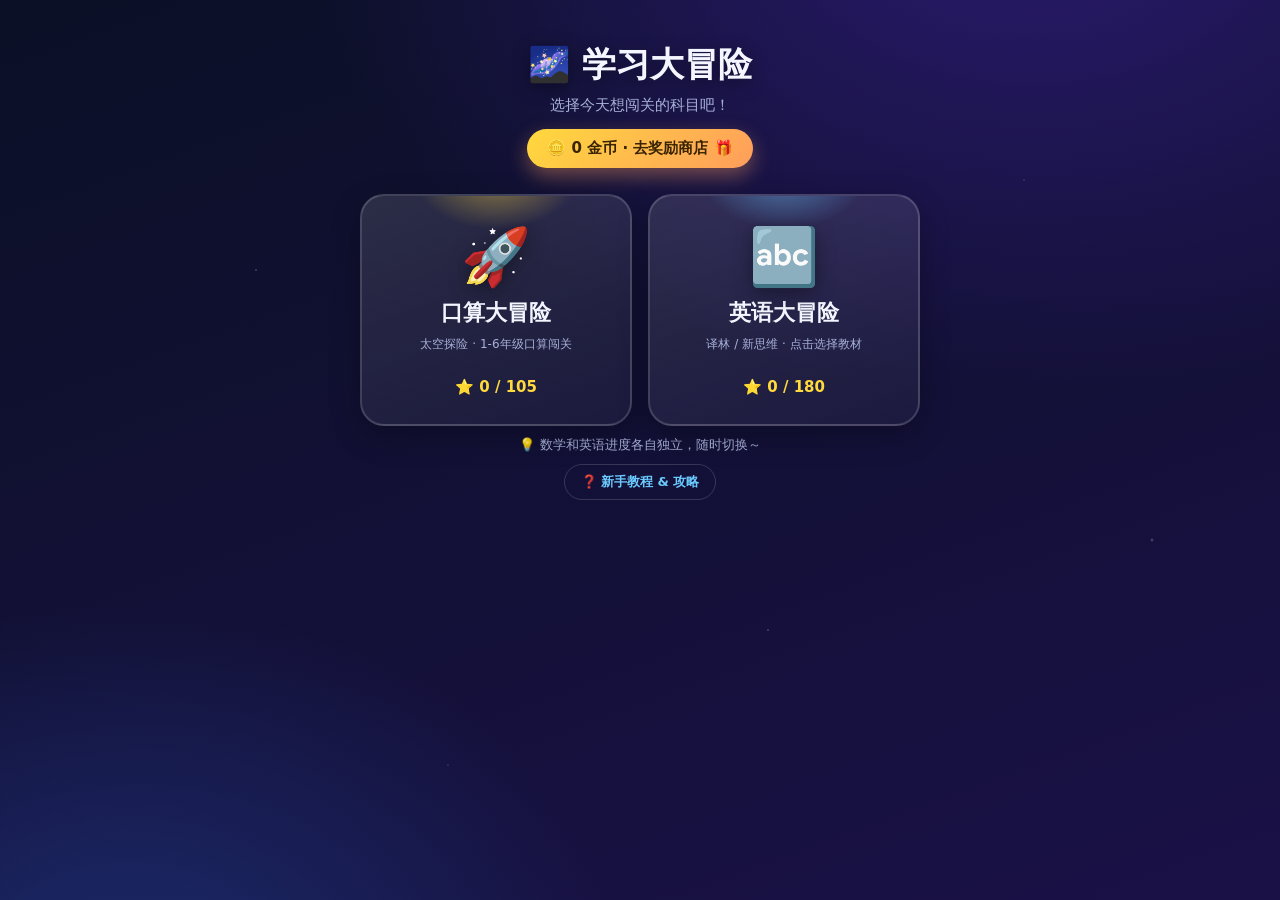
<file: index.html>
<!DOCTYPE html>
<html lang="zh-CN">
<head>
  <meta charset="UTF-8">
  <meta name="viewport" content="width=device-width, initial-scale=1.0, maximum-scale=1.0, user-scalable=no, viewport-fit=cover">
  <meta name="theme-color" content="#0b1026">
  <meta name="format-detection" content="telephone=no">
  <!-- iOS 全屏/状态栏 -->
  <meta name="apple-mobile-web-app-capable" content="yes">
  <meta name="mobile-web-app-capable" content="yes">
  <meta name="apple-mobile-web-app-status-bar-style" content="black-translucent">
  <meta name="apple-mobile-web-app-title" content="口算大冒险">
  <title>🚀 口算太空大冒险</title>
  <link rel="manifest" href="manifest.webmanifest">
  <link rel="stylesheet" href="css/style.css?v=8">
  <link rel="icon" href="data:image/svg+xml,<svg xmlns='http://www.w3.org/2000/svg' viewBox='0 0 100 100'><text y='.9em' font-size='90'>🚀</text></svg>">
  <link rel="apple-touch-icon" href="data:image/svg+xml,<svg xmlns='http://www.w3.org/2000/svg' viewBox='0 0 100 100'><rect width='100' height='100' rx='22' fill='%230b1026'/><text y='.9em' x='6' font-size='78'>🚀</text></svg>">
</head>
<body>
  <div id="app"></div>

  <script src="js/questions.js?v=8"></script>
  <script src="js/levels.js?v=8"></script>
  <script src="js/english.js?v=8"></script>
  <script src="js/subjects.js?v=8"></script>
  <script src="js/storage.js?v=8"></script>
  <script src="js/sound.js?v=8"></script>
  <script src="js/game.js?v=8"></script>
  <script>
    window.addEventListener('DOMContentLoaded', function () {
      window.Game.init();
    });
    // ==== 一次性自愈：清掉旧版 Service Worker + 缓存，跳出卡死的旧代码 ====
    // 旧版用“缓存优先”会把老代码钉死在手机上，这里强制注销+清缓存+刷新一次。
    (function () {
      if (location.protocol.indexOf('http') !== 0) return;
      var HEAL_KEY = 'sw_heal_v3';
      try {
        if ('serviceWorker' in navigator && !localStorage.getItem(HEAL_KEY)) {
          localStorage.setItem(HEAL_KEY, '1');
          var jobs = [];
          jobs.push(navigator.serviceWorker.getRegistrations().then(function (rs) {
            return Promise.all(rs.map(function (r) { return r.unregister(); }));
          }).catch(function () {}));
          if (window.caches && caches.keys) {
            jobs.push(caches.keys().then(function (ks) {
              return Promise.all(ks.map(function (k) { return caches.delete(k); }));
            }).catch(function () {}));
          }
          Promise.all(jobs).then(function () { location.reload(true); });
          return; // 本次不再注册，等刷新后干净地重来
        }
      } catch (e) { /* localStorage 不可用则忽略 */ }

      // 正常注册（自愈完成后）
      if ('serviceWorker' in navigator) {
        window.addEventListener('load', function () {
          navigator.serviceWorker.register('sw.js').then(function (reg) { reg.update(); }).catch(function () {});
        });
      }
    })();
  </script>
</body>
</html>
</file>
<file: css/style.css>
/* ===== 口算太空大冒险 · 太空主题 ===== */
* { margin: 0; padding: 0; box-sizing: border-box; -webkit-tap-highlight-color: transparent; }

:root {
  --bg1: #0b1026;
  --bg2: #1a1147;
  --accent: #ffd93d;
  --accent2: #6bcbff;
  --ok: #4ade80;
  --no: #ff6b6b;
  --card: rgba(255, 255, 255, 0.08);
  --card-border: rgba(255, 255, 255, 0.16);
  --text: #f4f6ff;
  --muted: #a8b0d8;
  --safe-t: env(safe-area-inset-top, 0px);
  --safe-b: env(safe-area-inset-bottom, 0px);
  --safe-l: env(safe-area-inset-left, 0px);
  --safe-r: env(safe-area-inset-right, 0px);
}

html, body { height: 100%; }
body {
  font-family: "PingFang SC", "Microsoft YaHei", "Segoe UI", system-ui, sans-serif;
  color: var(--text);
  background:
    radial-gradient(1200px 800px at 80% -10%, #2a1a6e 0%, transparent 60%),
    radial-gradient(900px 700px at 10% 110%, #1b2b6b 0%, transparent 55%),
    linear-gradient(160deg, var(--bg1), var(--bg2));
  background-attachment: fixed;
  min-height: 100%;
  overflow-x: hidden;
  user-select: none;
  -webkit-user-select: none;
  -webkit-touch-callout: none;      /* 禁止长按弹出菜单/选中 */
  -webkit-text-size-adjust: 100%;   /* 禁止横竖屏文字缩放 */
  text-size-adjust: 100%;
  touch-action: manipulation;       /* 禁止双击缩放，点击更跟手 */
  overscroll-behavior-y: contain;   /* 禁止下拉刷新/橡皮筋回弹 */
}

/* 星空背景 */
body::before {
  content: "";
  position: fixed; inset: 0;
  background-image:
    radial-gradient(1.5px 1.5px at 20% 30%, #fff, transparent),
    radial-gradient(1.5px 1.5px at 60% 70%, #fff, transparent),
    radial-gradient(1px 1px at 80% 20%, #fff, transparent),
    radial-gradient(1px 1px at 35% 85%, #fff, transparent),
    radial-gradient(2px 2px at 90% 60%, #ffe, transparent),
    radial-gradient(1px 1px at 45% 50%, #fff, transparent);
  background-size: 100% 100%;
  opacity: 0.5;
  animation: twinkle 4s ease-in-out infinite alternate;
  pointer-events: none;
  z-index: 0;
}
@keyframes twinkle { from { opacity: 0.3; } to { opacity: 0.7; } }

#app { position: relative; z-index: 1; max-width: 720px; margin: 0 auto; padding-bottom: calc(40px + var(--safe-b)); }

/* ===== 顶栏 ===== */
.topbar {
  position: sticky; top: 0; z-index: 20;
  display: flex; align-items: center; justify-content: space-between;
  gap: 10px;
  padding: calc(14px + var(--safe-t)) calc(16px + var(--safe-r)) 14px calc(16px + var(--safe-l));
  background: rgba(11, 16, 38, 0.75);
  -webkit-backdrop-filter: blur(10px);
  backdrop-filter: blur(10px);
  border-bottom: 1px solid var(--card-border);
}
.brand { font-size: 20px; font-weight: 800; letter-spacing: 0.5px; }
.topbar-right { display: flex; align-items: center; gap: 8px; }
.star-count {
  background: linear-gradient(135deg, #ffd93d, #ff9d5c);
  color: #3a2400; font-weight: 800; padding: 6px 12px; border-radius: 999px;
  font-size: 14px; white-space: nowrap;
}
.icon-btn {
  width: 40px; height: 40px; border-radius: 12px; border: 1px solid var(--card-border);
  background: var(--card); color: var(--text); font-size: 18px; cursor: pointer;
  transition: transform .1s, background .2s;
}
.icon-btn:hover { background: rgba(255,255,255,0.16); }
.icon-btn:active { transform: scale(0.9); }

/* ===== 地图 ===== */
.map { padding: 18px 16px; display: flex; flex-direction: column; gap: 22px; }
.world {
  background: var(--card);
  border: 1px solid var(--card-border);
  border-radius: 22px; padding: 18px;
  position: relative; overflow: hidden;
}
.world::before {
  content: ""; position: absolute; inset: 0;
  background: radial-gradient(400px 120px at 100% 0, var(--wc), transparent 70%);
  opacity: 0.18; pointer-events: none;
}
.world-head { display: flex; align-items: center; gap: 14px; margin-bottom: 16px; }
.world-emoji { font-size: 40px; filter: drop-shadow(0 4px 8px rgba(0,0,0,0.4)); }
.world-head h2 { font-size: 20px; }
.world-head p { color: var(--muted); font-size: 13px; margin-top: 2px; }

.nodes { display: grid; grid-template-columns: repeat(auto-fill, minmax(140px, 1fr)); gap: 12px; }
.node {
  display: flex; flex-direction: column; align-items: center; gap: 6px;
  padding: 16px 10px; border-radius: 18px; cursor: pointer;
  background: linear-gradient(160deg, rgba(255,255,255,0.12), rgba(255,255,255,0.04));
  border: 1px solid var(--card-border); color: var(--text);
  transition: transform .12s, box-shadow .2s, border-color .2s;
}
.node:hover:not(.locked) {
  transform: translateY(-4px) scale(1.03);
  box-shadow: 0 10px 24px rgba(0,0,0,0.35);
  border-color: var(--accent);
}
.node:active:not(.locked) { transform: scale(0.97); }
.node.locked { opacity: 0.45; cursor: not-allowed; filter: grayscale(0.6); }
.node.perfect { border-color: var(--accent); box-shadow: 0 0 18px rgba(255,217,61,0.35); }
.node-emoji { font-size: 32px; }
.node-name { font-size: 13px; font-weight: 600; text-align: center; }
.node-stars { display: flex; gap: 2px; }
.star { color: rgba(255,255,255,0.25); font-size: 15px; }
.star.on { color: var(--accent); text-shadow: 0 0 8px rgba(255,217,61,0.7); }
.lock { font-size: 15px; }

.tip { text-align: center; color: var(--muted); font-size: 13px; padding: 10px 16px; }

/* ===== 通用屏幕 / 卡片 ===== */
.screen { min-height: 88vh; display: flex; align-items: center; justify-content: center; padding: 20px; }
.center { text-align: center; }
.intro-card, .result-card {
  background: var(--card); border: 1px solid var(--card-border);
  border-radius: 26px; padding: 30px 26px; max-width: 460px; width: 100%;
  box-shadow: 0 20px 60px rgba(0,0,0,0.45);
}
.intro-emoji { font-size: 72px; margin-bottom: 6px; animation: float 3s ease-in-out infinite; }
@keyframes float { 0%,100% { transform: translateY(0); } 50% { transform: translateY(-10px); } }
.intro-card h1 { font-size: 26px; margin-bottom: 6px; }
.intro-sub { color: var(--muted); margin-bottom: 14px; }
.intro-stars { margin-bottom: 14px; font-size: 15px; }
.intro-stars .star { font-size: 22px; }
.best { color: var(--accent); font-weight: 700; margin-left: 6px; }

/* 倒计时选择器 */
.time-picker { margin-bottom: 16px; }
.time-label { font-size: 14px; color: var(--muted); margin-bottom: 10px; font-weight: 600; }
.time-opts { display: flex; flex-wrap: wrap; gap: 8px; justify-content: center; }
.time-opt {
  display: flex; flex-direction: column; align-items: center; gap: 2px;
  min-width: 62px; padding: 8px 10px; border-radius: 14px; cursor: pointer;
  background: rgba(255,255,255,0.08); border: 2px solid var(--card-border); color: var(--text);
  font-size: 13px; font-weight: 700; font-family: inherit; transition: transform .1s, border-color .2s, background .2s;
}
.time-opt .time-emoji { font-size: 20px; }
.time-opt:hover { background: rgba(255,255,255,0.16); }
.time-opt:active { transform: scale(0.94); }
.time-opt.active {
  border-color: var(--accent); background: rgba(255,217,61,0.18);
  box-shadow: 0 0 14px rgba(255,217,61,0.3);
}

.intro-rules {
  background: rgba(255,255,255,0.06); border-radius: 14px; padding: 12px;
  font-size: 13px; color: var(--muted); margin-bottom: 20px; line-height: 1.6;
}
.intro-rules b { color: var(--accent); }
.intro-btns { display: flex; flex-direction: column; gap: 10px; }

/* ===== 按钮 ===== */
.btn {
  border: 1px solid var(--card-border); background: rgba(255,255,255,0.1);
  color: var(--text); font-size: 16px; font-weight: 700; padding: 14px 20px;
  border-radius: 16px; cursor: pointer; transition: transform .1s, background .2s, box-shadow .2s;
  font-family: inherit;
}
.btn:hover { background: rgba(255,255,255,0.18); }
.btn:active { transform: scale(0.96); }
.btn.big { font-size: 18px; padding: 16px; }
.btn.primary {
  background: linear-gradient(135deg, #ffd93d, #ff9d5c); color: #3a2400; border: none;
  box-shadow: 0 8px 20px rgba(255,157,92,0.4);
}
.btn.primary:hover { box-shadow: 0 10px 26px rgba(255,157,92,0.55); }
.btn.ghost { background: transparent; }
.btn.danger { background: rgba(255,107,107,0.18); border-color: rgba(255,107,107,0.4); color: #ffb4b4; }
.btn:disabled { opacity: 0.4; cursor: not-allowed; }
.menu-list { display: flex; flex-direction: column; gap: 10px; margin: 18px 0; }
.version { color: var(--muted); font-size: 12px; margin-top: 16px; }

/* ===== 答题区 ===== */
.quiz { padding: 16px calc(16px + var(--safe-r)) calc(16px + var(--safe-b)) calc(16px + var(--safe-l)); max-width: 520px; margin: 0 auto; }
.quiz-top { display: flex; align-items: center; gap: 12px; padding: 6px 0 14px; }
.pbar { flex: 1; height: 12px; background: rgba(255,255,255,0.12); border-radius: 999px; overflow: hidden; }
.pbar-fill { height: 100%; background: linear-gradient(90deg, #6bcbff, #4ade80); border-radius: 999px; transition: width .3s; }
.qcount { font-weight: 700; color: var(--muted); font-size: 14px; min-width: 46px; text-align: right; }

.combo-area { height: 40px; display: flex; align-items: center; justify-content: center; }

/* 环形倒计时 */
.timer { position: relative; width: 66px; height: 66px; margin: 0 auto 4px; }
.timer-ring { width: 100%; height: 100%; transform: rotate(-90deg); }
.timer-track { fill: none; stroke: rgba(255,255,255,0.12); stroke-width: 4; }
.timer-arc {
  fill: none; stroke: var(--accent2); stroke-width: 4; stroke-linecap: round;
  transition: stroke-dashoffset .1s linear, stroke .3s;
}
.timer-num {
  position: absolute; inset: 0; display: flex; align-items: center; justify-content: center;
  font-size: 24px; font-weight: 800; color: var(--text);
}
.timer.danger .timer-arc { stroke: var(--no); }
.timer.danger .timer-num { color: var(--no); animation: timerPulse .5s ease-in-out infinite; }
@keyframes timerPulse { 0%,100% { transform: scale(1); } 50% { transform: scale(1.25); } }

.mode-tag {
  display: inline-block; background: rgba(107,203,255,0.16); border: 1px solid rgba(107,203,255,0.35);
  color: var(--accent2); font-size: 13px; font-weight: 700; padding: 5px 14px; border-radius: 999px; margin-bottom: 14px;
}
.timeout-note {
  background: rgba(255,157,92,0.14); border: 1px solid rgba(255,157,92,0.3); color: #ffca9c;
  font-size: 13px; padding: 10px; border-radius: 12px; margin-bottom: 14px;
}
.combo-badge {
  background: linear-gradient(135deg, #ff6bcb, #ff9d5c); color: #fff;
  font-weight: 800; padding: 6px 16px; border-radius: 999px; font-size: 16px;
  box-shadow: 0 4px 16px rgba(255,107,203,0.5);
}

.question {
  font-size: 44px; font-weight: 800; text-align: center; padding: 20px 10px 24px;
  letter-spacing: 2px; text-shadow: 0 4px 16px rgba(0,0,0,0.4);
}

/* 选择题 */
.choices { display: grid; grid-template-columns: 1fr 1fr; gap: 12px; }
.choice {
  display: flex; align-items: center; gap: 10px; justify-content: center;
  padding: 20px; font-size: 24px; font-weight: 800; border-radius: 18px;
  background: rgba(255,255,255,0.1); border: 2px solid var(--card-border); color: var(--text);
  cursor: pointer; transition: transform .1s, background .2s, border-color .2s;
  font-family: inherit;
}
.choice:hover:not(:disabled) { background: rgba(255,255,255,0.18); border-color: var(--accent2); }
.choice:active:not(:disabled) { transform: scale(0.96); }
.choice-key {
  width: 30px; height: 30px; border-radius: 8px; background: rgba(255,255,255,0.15);
  font-size: 15px; display: inline-flex; align-items: center; justify-content: center; color: var(--muted);
}

/* keypad */
.answer-box { max-width: 340px; margin: 0 auto; }
.answer-display {
  min-height: 70px; border-radius: 18px; background: rgba(0,0,0,0.25);
  border: 2px solid var(--card-border); display: flex; align-items: center; justify-content: center;
  font-size: 40px; font-weight: 800; margin-bottom: 14px; letter-spacing: 2px;
}
.answer-display .placeholder { color: rgba(255,255,255,0.3); }
.keypad { display: grid; grid-template-columns: repeat(3, 1fr); gap: 10px; margin-bottom: 14px; }
.key {
  padding: 18px 0; font-size: 24px; font-weight: 800; border-radius: 16px;
  background: rgba(255,255,255,0.1); border: 1px solid var(--card-border); color: var(--text);
  cursor: pointer; transition: transform .08s, background .15s; font-family: inherit;
}
.key:hover:not(:disabled) { background: rgba(255,255,255,0.2); }
.key:active:not(:disabled) { transform: scale(0.92); background: var(--accent2); }
.key.back { background: rgba(255,107,107,0.18); }
.key.ghostkey { visibility: hidden; }

/* 反馈 */
.feedback { min-height: 60px; display: flex; align-items: center; justify-content: center; margin-top: 8px; }
.fb { font-size: 20px; font-weight: 800; padding: 10px 20px; border-radius: 14px; }
.fb.ok { color: var(--ok); background: rgba(74,222,128,0.14); }
.fb.no { color: #ffb4b4; background: rgba(255,107,107,0.14); }
.fb .bonus { color: var(--accent); }
.correct-flash { animation: flashOk .5s; border-color: var(--ok) !important; }
.wrong-flash { animation: flashNo .5s; border-color: var(--no) !important; }
@keyframes flashOk { 0% { background: rgba(74,222,128,0.5); } 100% {} }
@keyframes flashNo { 0% { background: rgba(255,107,107,0.5); } 100% {} }

/* ===== 结算 ===== */
.result-stars { font-size: 0; margin-bottom: 10px; height: 76px; }
.bigstar {
  font-size: 64px; color: rgba(255,255,255,0.2); margin: 0 2px; display: inline-block;
  transform: scale(0) rotate(-40deg); font-style: normal;
}
.bigstar.on.drop { color: var(--accent); text-shadow: 0 0 24px rgba(255,217,61,0.8); animation: starDrop .5s cubic-bezier(.34,1.56,.64,1) forwards; }
@keyframes starDrop { 0% { transform: scale(0) rotate(-40deg); } 60% { transform: scale(1.3) rotate(8deg); } 100% { transform: scale(1) rotate(0); } }
.result-card h1 { font-size: 28px; margin-bottom: 16px; }
.result-stats { display: grid; grid-template-columns: repeat(4, 1fr); gap: 10px; margin-bottom: 16px; }
.result-stats div { background: rgba(255,255,255,0.07); border-radius: 14px; padding: 12px 4px; font-size: 12px; color: var(--muted); }
.result-stats span { display: block; font-size: 22px; font-weight: 800; color: var(--text); margin-bottom: 2px; }
.fast-medal { background: linear-gradient(135deg,#6bcbff,#4ade80); color:#04321f; font-weight:800; padding:10px; border-radius:14px; margin-bottom:14px; }
.earned-badges { display: flex; flex-wrap: wrap; gap: 8px; justify-content: center; margin-bottom: 14px; }
.earned { background: linear-gradient(135deg,#ffd93d,#ff9d5c); color:#3a2400; font-weight:800; padding:8px 14px; border-radius:999px; font-size:14px; }
.wrong-review { text-align: left; background: rgba(255,255,255,0.06); border-radius: 14px; padding: 4px 14px; margin-bottom: 16px; }
.wrong-review summary { cursor: pointer; padding: 10px 0; font-weight: 700; color: #ffb4b4; }
.wrong-row { padding: 6px 0; border-top: 1px solid var(--card-border); font-size: 15px; }
.wrong-row b { color: var(--ok); }
.all-correct { color: var(--ok); font-weight: 700; margin-bottom: 16px; }

/* ===== 徽章墙 ===== */
.badge-wall { display: grid; grid-template-columns: repeat(auto-fill, minmax(100px,1fr)); gap: 14px; padding: 20px 16px; }
.badge-card {
  background: var(--card); border: 1px solid var(--card-border); border-radius: 18px;
  padding: 18px 8px; text-align: center; opacity: 0.55; filter: grayscale(0.7);
  transition: transform .2s;
}
.badge-card.owned { opacity: 1; filter: none; border-color: var(--accent); box-shadow: 0 0 16px rgba(255,217,61,0.25); }
.badge-card.owned:hover { transform: translateY(-4px) scale(1.05); }
.badge-emoji { font-size: 40px; margin-bottom: 8px; }
.badge-name { font-size: 13px; font-weight: 700; }
.weak-tip { margin: 0 16px 14px; background: rgba(107,203,255,0.14); border:1px solid rgba(107,203,255,0.3); border-radius:14px; padding:14px; font-size:14px; line-height:1.6; }
.weak-tip b { color: var(--accent2); }
.stat-summary { text-align: center; color: var(--muted); padding: 0 16px 20px; }
.stat-summary b { color: var(--accent); font-size: 18px; }

/* ===== 特效层 ===== */
.fx-layer { position: fixed; inset: 0; pointer-events: none; z-index: 50; overflow: hidden; }
.fx-star { position: absolute; font-size: 28px; animation: flyStar .9s ease-out forwards; }
@keyframes flyStar {
  0% { transform: translate(0,0) scale(0.5); opacity: 1; }
  100% { transform: translate(var(--dx), var(--dy)) scale(1.4) rotate(40deg); opacity: 0; }
}
.confetti {
  position: absolute; top: -20px; width: 10px; height: 14px; border-radius: 2px;
  animation: fall 2s linear forwards;
}
@keyframes fall {
  0% { transform: translateY(-20px) rotate(0); opacity: 1; }
  100% { transform: translateY(105vh) rotate(var(--rot)); opacity: 0.4; }
}
.badge-toast {
  position: fixed; top: 76px; left: 50%; transform: translateX(-50%);
  background: linear-gradient(135deg,#ffd93d,#ff9d5c); color:#3a2400; font-weight:800;
  padding: 12px 22px; border-radius: 999px; z-index: 60; box-shadow: 0 8px 24px rgba(0,0,0,0.4);
  transition: opacity .5s, transform .5s;
}
.badge-toast.out { opacity: 0; transform: translateX(-50%) translateY(-20px); }

/* ===== 通用动画 ===== */
.pop { animation: pop .35s cubic-bezier(.34,1.56,.64,1); }
@keyframes pop { 0% { transform: scale(0.7); opacity: 0; } 100% { transform: scale(1); opacity: 1; } }
.shake { animation: shake .4s; }
@keyframes shake {
  0%,100% { transform: translateX(0); }
  20% { transform: translateX(-10px); } 40% { transform: translateX(10px); }
  60% { transform: translateX(-7px); } 80% { transform: translateX(7px); }
}

/* ===== 响应式 ===== */
@media (max-width: 480px) {
  .brand { font-size: 16px; }
  .map { padding: 14px 12px; gap: 16px; }
  .world { padding: 14px; border-radius: 18px; }
  .nodes { grid-template-columns: repeat(2, 1fr); gap: 10px; }
  .question { font-size: 34px; padding: 14px 8px 18px; }
  .choices { gap: 10px; }
  .choice { font-size: 20px; padding: 16px; min-height: 60px; }
  .key { padding: 16px 0; font-size: 22px; }
  .answer-display { min-height: 60px; font-size: 34px; }
  .result-stats { gap: 8px; }
  .result-stats div { padding: 10px 2px; }
  .result-stats span { font-size: 18px; }
  .bigstar { font-size: 52px; }
  .intro-card, .result-card { padding: 24px 18px; border-radius: 22px; }
  .intro-emoji { font-size: 60px; }
  .badge-wall { grid-template-columns: repeat(3, 1fr); gap: 10px; }
}

/* 超小屏（老款/小屏手机） */
@media (max-width: 340px) {
  .nodes { grid-template-columns: 1fr; }
  .question { font-size: 30px; }
  .key { padding: 14px 0; font-size: 20px; }
}

/* 横屏：压缩纵向空间，答题区左右分栏更好按 */
@media (orientation: landscape) and (max-height: 500px) {
  .screen { min-height: auto; padding: 12px; }
  .intro-emoji { font-size: 44px; margin-bottom: 0; animation: none; }
  .intro-card h1, .result-card h1 { font-size: 20px; }
  .question { font-size: 32px; padding: 8px; }
  .combo-area { height: 28px; }
  .keypad { max-width: 300px; margin: 0 auto 10px; }
  .answer-display { min-height: 48px; font-size: 30px; }
  .feedback { min-height: 40px; }
  .bigstar { font-size: 40px; }
  .result-stars { height: 50px; }
}

/* 支持动态视口高度的浏览器：用 dvh 避免手机地址栏遮挡 */
@supports (height: 100dvh) {
  .screen { min-height: 88dvh; }
}

/* 尊重“减少动画”偏好 */
@media (prefers-reduced-motion: reduce) {
  * { animation-duration: 0.01ms !important; animation-iteration-count: 1 !important; }
  body::before { animation: none; }
}

/* ============================================================ */
/* ===============  双科目：首页 + 英语专属样式  =============== */
/* ============================================================ */

/* ===== 科目首页 ===== */
.home { padding: calc(24px + var(--safe-t)) 18px 40px; }
.home-hero { text-align: center; margin: 18px 0 26px; }
.home-title { font-size: 34px; font-weight: 900; text-shadow: 0 4px 18px rgba(0,0,0,0.4); }
.home-sub { color: var(--muted); font-size: 15px; margin-top: 8px; }
.subject-grid { display: grid; grid-template-columns: 1fr 1fr; gap: 16px; max-width: 560px; margin: 0 auto; }
.subject-card {
  display: flex; flex-direction: column; align-items: center; gap: 8px;
  padding: 28px 16px; border-radius: 24px; cursor: pointer; font-family: inherit; color: var(--text);
  background: linear-gradient(160deg, rgba(255,255,255,0.12), rgba(255,255,255,0.04));
  border: 2px solid var(--card-border);
  box-shadow: 0 10px 30px rgba(0,0,0,0.28);
  transition: transform .12s, border-color .2s, box-shadow .2s;
  position: relative; overflow: hidden;
}
.subject-card::after {
  content: ""; position: absolute; inset: 0;
  background: radial-gradient(120px 80px at 50% -10%, var(--sc), transparent 70%);
  opacity: 0.5; pointer-events: none;
}
.subject-card:hover { border-color: var(--sc); transform: translateY(-3px); box-shadow: 0 16px 40px rgba(0,0,0,0.4); }
.subject-card:active { transform: scale(0.97); }
.subject-emoji { font-size: 56px; filter: drop-shadow(0 4px 10px rgba(0,0,0,0.4)); }
.subject-name { font-size: 22px; font-weight: 900; }
.subject-tag { font-size: 12px; color: var(--muted); text-align: center; min-height: 32px; }
.subject-stars { font-size: 15px; font-weight: 800; color: var(--accent); margin-top: 2px; }

/* ===== 英语题干 ===== */
.q-hint { text-align: center; color: var(--muted); font-size: 15px; margin: 4px 0 -2px; font-weight: 600; }
.question.en { font-size: 30px; line-height: 1.35; padding: 14px 10px 18px; letter-spacing: 0; }
.question.en .en-word { font-size: 46px; font-weight: 900; color: #fff; letter-spacing: 1px; }
.question.en .en-emoji { display: block; font-size: 72px; margin-bottom: 6px; }
.question.en .en-emoji.big { font-size: 96px; }
.question.en .en-zh { display: block; font-size: 26px; font-weight: 800; margin-top: 4px; }
.question.en .en-dialog { display: block; font-size: 26px; font-weight: 800; line-height: 1.4; }
.question.en .en-dialog + .en-zh { font-size: 16px; color: var(--muted); font-weight: 600; margin-top: 6px; }

/* 发音按钮 */
.speak-btn {
  display: inline-flex; align-items: center; justify-content: center;
  width: 44px; height: 44px; border-radius: 50%; margin-left: 10px; vertical-align: middle;
  background: rgba(107,203,255,0.2); border: 2px solid var(--accent2); color: #fff;
  font-size: 22px; cursor: pointer; font-family: inherit;
  transition: transform .1s, background .2s;
}
.speak-btn:hover { background: rgba(107,203,255,0.35); }
.speak-btn:active { transform: scale(0.88); }

/* 竖排选项（对话/语法长句用） */
.choices.choices-col { grid-template-columns: 1fr; }
.choices.choices-col .choice { justify-content: flex-start; text-align: left; font-size: 20px; }
.choice-txt { flex: 1; }

/* ===== 拼写：字母键盘 ===== */
.answer-display.spell { font-size: 34px; letter-spacing: 4px; text-transform: lowercase; min-height: 64px; }
.letter-pad {
  display: grid; grid-template-columns: repeat(6, 1fr); gap: 8px; margin-bottom: 14px;
}
.lkey {
  padding: 16px 0; font-size: 22px; font-weight: 800; border-radius: 14px; text-transform: lowercase;
  background: rgba(255,255,255,0.12); border: 1px solid var(--card-border); color: var(--text);
  cursor: pointer; transition: transform .08s, background .15s, opacity .2s; font-family: inherit;
}
.lkey:hover:not(.used):not(:disabled) { background: rgba(255,255,255,0.22); }
.lkey:active:not(.used):not(:disabled) { transform: scale(0.9); background: var(--accent2); }
.lkey.used { opacity: 0.28; pointer-events: none; }
.spell-btns { display: grid; grid-template-columns: 1fr 2fr; gap: 10px; }

/* 手机窄屏微调 */
@media (max-width: 380px) {
  .subject-emoji { font-size: 46px; }
  .subject-name { font-size: 19px; }
  .question.en .en-emoji { font-size: 60px; }
  .question.en .en-emoji.big { font-size: 78px; }
  .question.en .en-word { font-size: 38px; }
  .letter-pad { grid-template-columns: repeat(6, 1fr); gap: 6px; }
  .lkey { padding: 13px 0; font-size: 19px; }
}

/* ============================================================ */
/* ===========  考试型题型：应用题 / 图形题 / 生活对话  ========= */
/* ============================================================ */

/* 应用题 & 图形题：题干多行、左对齐更易读，字号比纯算式小 */
.question .word-problem,
.question.pop .word-problem { font-size: 22px; }
.question { line-height: 1.4; }

/* 图形题：emoji 图形放大居中展示 */
.shape-art {
  display: block;
  font-size: 44px;
  letter-spacing: 6px;
  line-height: 1.3;
  margin: 12px auto 4px;
  word-break: break-word;
}

/* 英语生活情景对话：场景标签 + 情景描述块 */
.question.en .en-scene {
  display: inline-block;
  background: rgba(255,217,61,0.16);
  border: 1px solid rgba(255,217,61,0.4);
  color: var(--accent);
  font-size: 15px; font-weight: 800;
  padding: 4px 14px; border-radius: 999px;
  margin-bottom: 12px;
}
.question.en .en-context {
  display: block;
  font-size: 21px; font-weight: 700; line-height: 1.5;
  color: #fff;
  background: rgba(255,255,255,0.06);
  border-left: 4px solid var(--accent2);
  border-radius: 10px;
  padding: 12px 14px;
  margin: 0 auto 6px;
  max-width: 520px;
  text-align: left;
}
.question.en .en-context + .en-zh { display: block; font-size: 15px; color: var(--muted); font-weight: 600; margin-top: 6px; }

@media (max-width: 380px) {
  .shape-art { font-size: 34px; letter-spacing: 4px; }
  .question.en .en-context { font-size: 18px; padding: 10px 12px; }
  .question .word-problem { font-size: 19px; }
}

/* ============================================================ */
/* ===================  金币奖励 & 奖励商店  ================== */
/* ============================================================ */

/* 金币计数（顶栏，仿 .star-count 但金→绿区分） */
.coin-count {
  background: linear-gradient(135deg, #ffd93d, #7dff9b);
  color: #234; font-weight: 800; padding: 6px 12px; border-radius: 999px;
  font-size: 14px; white-space: nowrap;
}

/* 首页金币按钮 */
.coin-balance {
  display: inline-block; margin-top: 14px; font-family: inherit; cursor: pointer;
  background: linear-gradient(135deg, #ffd93d, #ff9d5c); color: #3a2400;
  font-weight: 800; font-size: 15px; padding: 10px 20px; border: none; border-radius: 999px;
  box-shadow: 0 8px 20px rgba(255,157,92,0.4); transition: transform .1s, box-shadow .2s;
}
.coin-balance:hover { box-shadow: 0 10px 26px rgba(255,157,92,0.55); }
.coin-balance:active { transform: scale(0.96); }

/* 结算页金币横幅 */
.coin-earned {
  background: linear-gradient(135deg, rgba(255,217,61,0.2), rgba(125,255,155,0.16));
  border: 1px solid rgba(255,217,61,0.5); color: var(--accent);
  font-size: 20px; font-weight: 800; padding: 12px; border-radius: 14px; margin-bottom: 14px;
}
.coin-earned .coin-total { font-size: 14px; color: var(--muted); font-weight: 600; }

/* 商店提示条 */
.shop-tip { margin: 14px 16px; color: var(--muted); font-size: 14px; line-height: 1.6; text-align: center; }

/* 愿望卡片（仿 .badge-card） */
.wish-card {
  background: var(--card); border: 1px solid var(--card-border); border-radius: 18px;
  padding: 16px 10px; text-align: center; display: flex; flex-direction: column; gap: 8px;
  align-items: center; transition: transform .2s, border-color .2s;
}
.wish-card.affordable { border-color: var(--accent); box-shadow: 0 0 16px rgba(255,217,61,0.2); }
.wish-card.locked { opacity: 0.7; }
.wish-emoji { font-size: 44px; }
.wish-name { font-size: 15px; font-weight: 700; line-height: 1.3; }
.wish-cost { font-size: 15px; font-weight: 800; color: var(--accent); }
.wish-buy { width: 100%; padding: 10px; font-size: 15px; }

/* 商店底部操作 */
.shop-actions { display: flex; flex-wrap: wrap; gap: 12px; justify-content: center; padding: 8px 16px 30px; max-width: 460px; margin: 0 auto; }
.shop-actions .btn { flex: 1; min-width: 130px; }

/* 兑换记录 */
.redeem-list { max-width: 460px; margin: 16px auto; padding: 0 16px; }
.redeem-row { padding: 12px 4px; border-bottom: 1px solid var(--card-border); font-size: 16px; font-weight: 600; }

/* 家长管理：愿望编辑行 */
.wish-edit-list { max-width: 520px; margin: 12px auto; padding: 0 12px; }
.wish-edit-row {
  display: flex; align-items: center; gap: 8px; padding: 10px 8px;
  border-bottom: 1px solid var(--card-border); flex-wrap: wrap;
}
.wish-edit-emoji { font-size: 24px; }
.wish-edit-name { flex: 1; min-width: 80px; font-size: 15px; font-weight: 600; }
.wish-edit-cost { font-size: 14px; font-weight: 800; color: var(--accent); }
.mini-btn {
  font-family: inherit; font-size: 13px; font-weight: 700; padding: 6px 10px; border-radius: 10px;
  background: rgba(255,255,255,0.12); border: 1px solid var(--card-border); color: var(--text); cursor: pointer;
}
.mini-btn:active { transform: scale(0.94); }
.mini-btn.danger { background: rgba(255,107,107,0.18); border-color: rgba(255,107,107,0.4); color: #ffb4b4; }

/* ============================================================ */
/* =======================  教程 & 攻略  ===================== */
/* ============================================================ */

/* 首页/底部的帮助链接 */
.help-link {
  margin-top: 10px; font-family: inherit; cursor: pointer;
  background: transparent; border: 1px solid var(--card-border); color: var(--accent2);
  font-size: 13px; font-weight: 700; padding: 8px 16px; border-radius: 999px;
}
.help-link:active { transform: scale(0.96); }

/* 标签切换 */
.help-tabs {
  display: flex; gap: 8px; justify-content: center; flex-wrap: wrap;
  padding: 16px 12px 6px; max-width: 560px; margin: 0 auto;
}
.help-tab {
  font-family: inherit; cursor: pointer; font-size: 14px; font-weight: 700;
  padding: 10px 14px; border-radius: 14px; color: var(--text);
  background: rgba(255,255,255,0.08); border: 2px solid var(--card-border);
  transition: transform .1s, border-color .2s, background .2s;
}
.help-tab:active { transform: scale(0.95); }
.help-tab.active { border-color: var(--accent); background: rgba(255,217,61,0.18); }

/* 教程正文 */
.help-body { max-width: 560px; margin: 8px auto; padding: 0 16px; }
.help-step {
  background: var(--card); border: 1px solid var(--card-border); border-radius: 16px;
  padding: 14px 16px; margin-bottom: 12px; font-size: 15px; line-height: 1.7;
}
.help-step b { color: var(--accent); font-size: 16px; }

/* 首次进入欢迎引导 */
.welcome-mask {
  position: fixed; inset: 0; z-index: 200;
  display: flex; align-items: center; justify-content: center; padding: 20px;
  background: rgba(6, 9, 24, 0.82); -webkit-backdrop-filter: blur(6px); backdrop-filter: blur(6px);
}
.welcome-card {
  background: var(--card); border: 1px solid var(--card-border); border-radius: 26px;
  padding: 30px 24px; max-width: 400px; width: 100%; text-align: center;
  box-shadow: 0 24px 70px rgba(0,0,0,0.55);
}
.welcome-emoji { font-size: 64px; margin-bottom: 6px; }
.welcome-card h1 { font-size: 24px; margin-bottom: 12px; }
.welcome-card p { color: var(--text); font-size: 15px; line-height: 1.7; margin-bottom: 8px; }
.welcome-card .welcome-sub { color: var(--muted); font-size: 14px; }
.welcome-btns { display: flex; flex-direction: column; gap: 10px; margin-top: 18px; }

/* 结算页：这关没拿到新金币的温和提示 */
.coin-none {
  margin: 12px auto; padding: 10px 14px; max-width: 320px;
  background: rgba(255,255,255,0.06); border: 1px dashed var(--card-border);
  border-radius: 14px; color: var(--muted); font-size: 13px; line-height: 1.6;
}

/* 存档备份 / 恢复 */
.backup-card { max-width: 460px; text-align: left; }
.backup-card h1 { text-align: center; }
.backup-tip { color: var(--muted); font-size: 14px; line-height: 1.7; text-align: center; margin-bottom: 16px; }
.backup-tip b { color: var(--accent); }
.backup-block {
  background: rgba(255,255,255,0.05); border: 1px solid var(--card-border);
  border-radius: 16px; padding: 14px; margin-bottom: 14px;
}
.backup-label { font-size: 14px; font-weight: 700; margin-bottom: 8px; color: var(--text); }
.backup-text {
  width: 100%; resize: vertical; font-family: ui-monospace, Menlo, Consolas, monospace;
  font-size: 12px; line-height: 1.5; padding: 10px 12px; border-radius: 12px;
  border: 1px solid var(--card-border); background: rgba(0,0,0,0.25); color: var(--text);
  word-break: break-all; margin-bottom: 10px;
}
.backup-text:focus { outline: 2px solid var(--accent2); }
.backup-block .btn { width: 100%; }
.backup-warn { color: var(--no); font-size: 12px; margin-top: 8px; text-align: center; }
</file>
